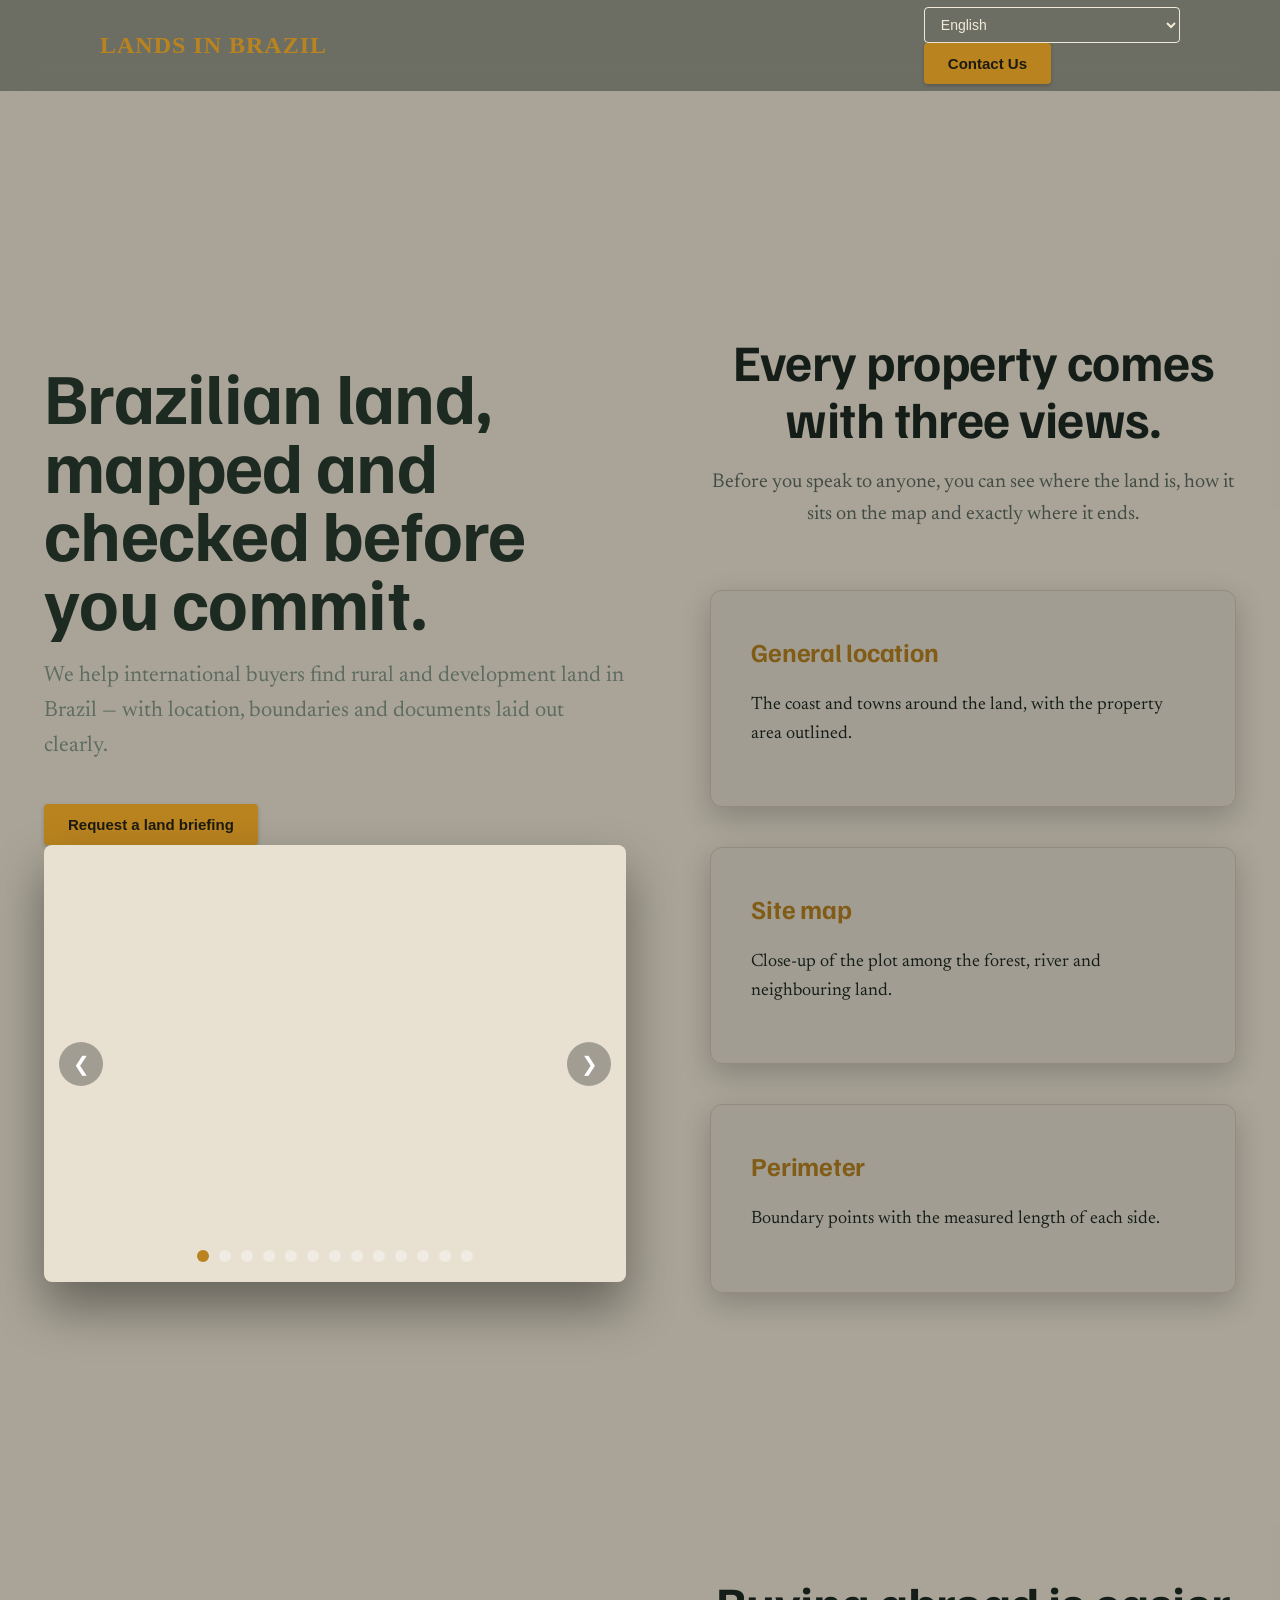
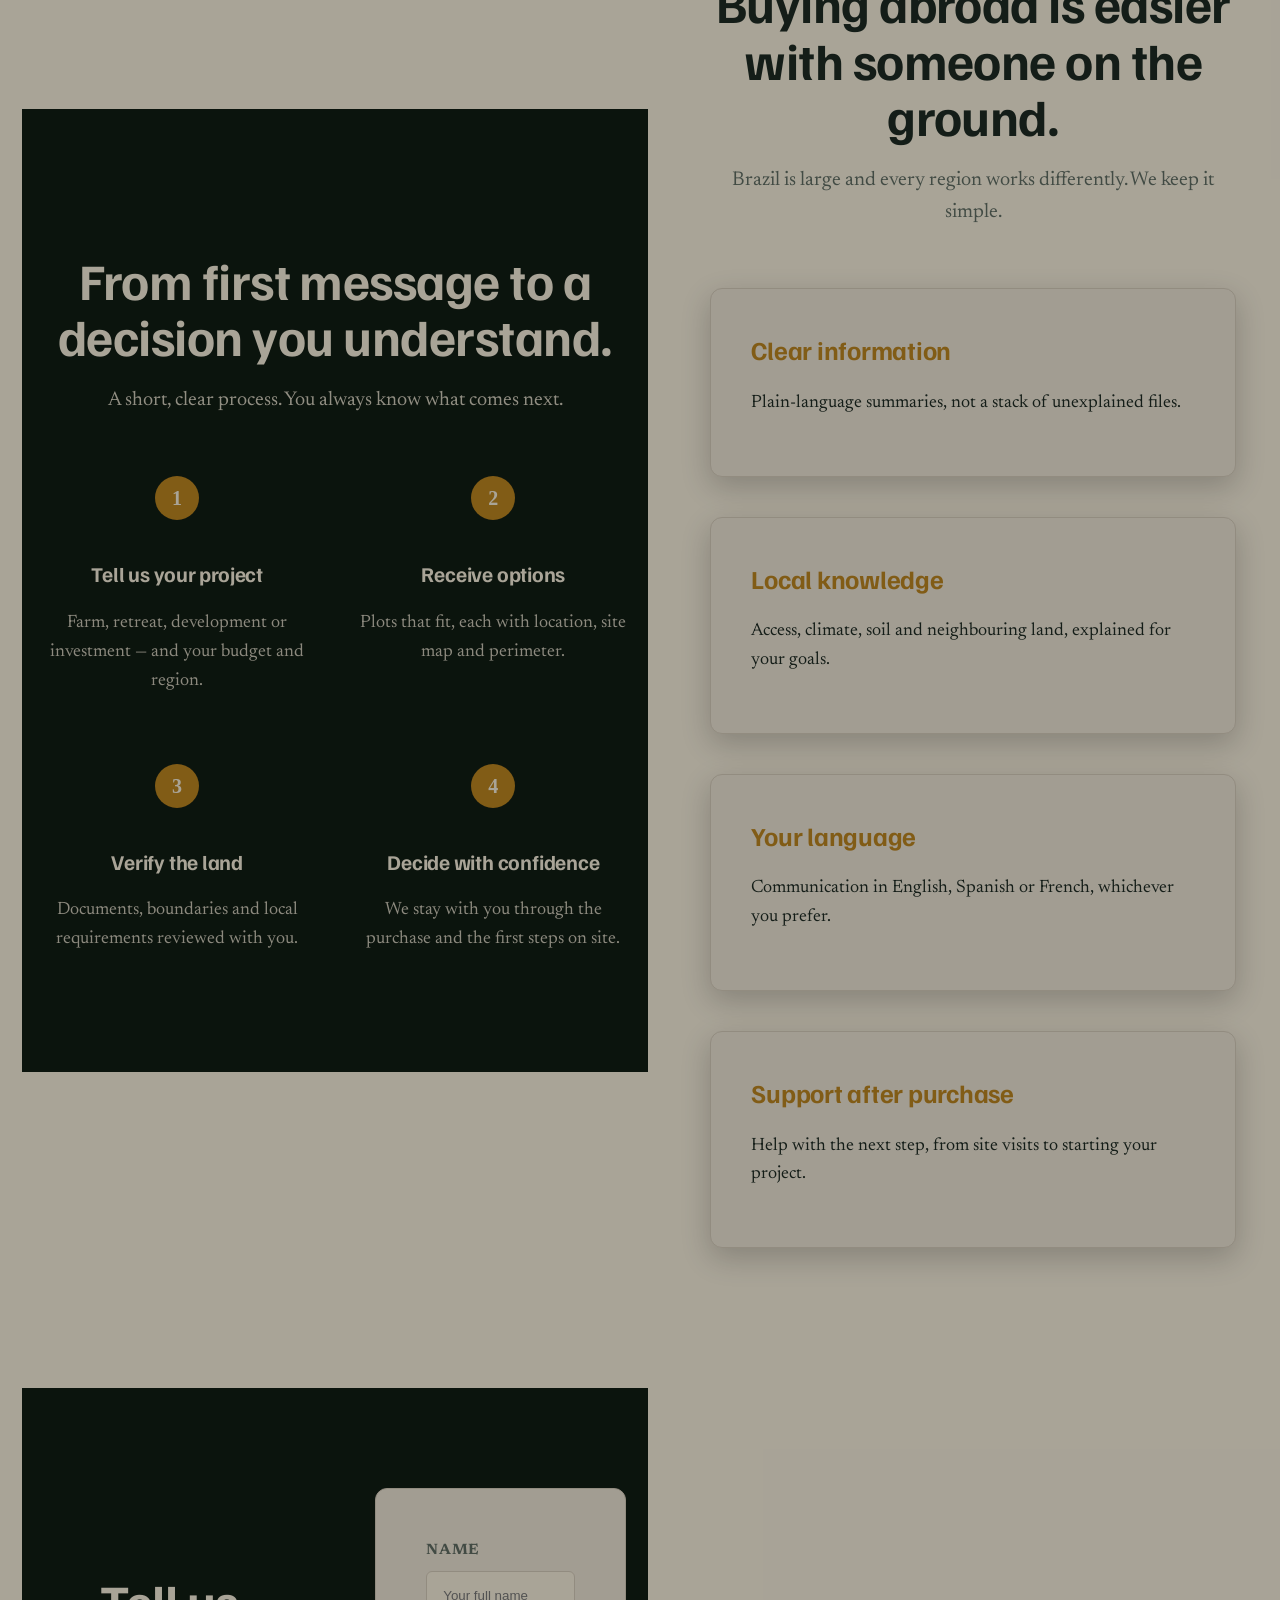
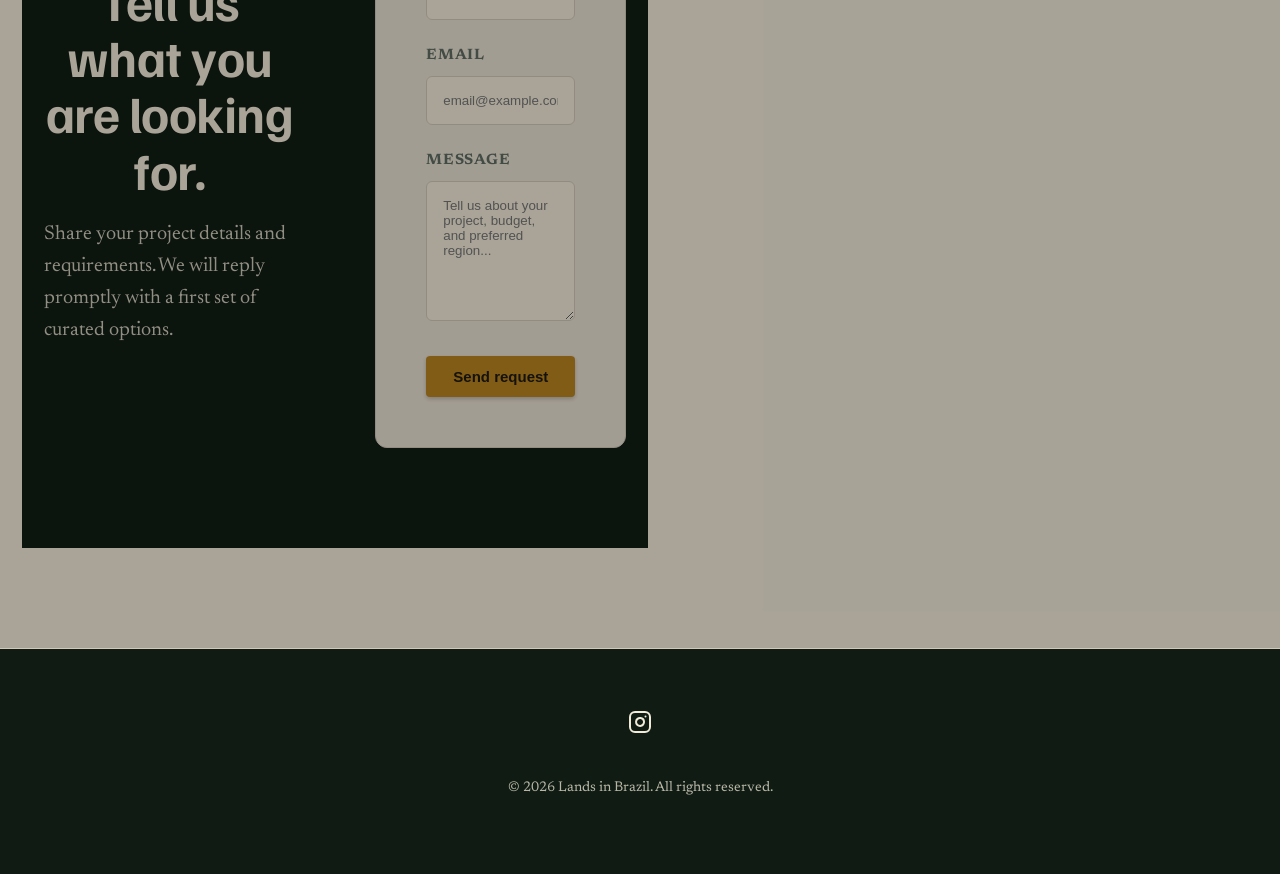
<file: index.html>
<!DOCTYPE html>
<html lang="en">
<head>
    <meta charset="utf-8">
    <meta name="viewport" content="width=device-width, initial-scale=1, viewport-fit=cover">
    <title>Lands in Brazil — Land you can verify before you buy</title>
    <link rel="preconnect" href="https://fonts.googleapis.com">
    <link rel="preconnect" href="https://fonts.gstatic.com" crossorigin>
    <link href="https://fonts.googleapis.com/css2?family=Familjen+Grotesk:ital,wght@0,400..700;1,400..700&family=Newsreader:ital,wght@0,400..800;1,400..800&display=swap" rel="stylesheet">
    <script src="https://www.google.com/recaptcha/api.js?render=6Le0sZksAAAAAN3J6ouJr80iWV5FTGbw1nBLxYXF"></script>
    <style>
        :root {
            --bg: #f1ead8; /* Sophisticated Cream/Beige */
            --ink: #1d2a22; /* Dark Forest */
            --muted: #5e6b61; /* Darker muted green */
            --forest: #101c13; /* Even darker green */
            --gold: #b9831f; /* Gold accent */
            --line: #d1c8b7; /* Lighter line for cream background */
            --card: #e8e0d1; /* Slightly darker cream for cards */
            --on-forest: #f1ead8;
            --transition: all .6s cubic-bezier(.16,1,.3,1);
        }
        html { scroll-behavior: smooth; }
        body { margin: 0; background: var(--bg); color: var(--ink); font: 18px/1.6 "Newsreader", serif; }
        h1, h2, h3, .sans { font-family: "Familjen Grotesk", sans-serif; letter-spacing: -0.01em; }
        a { color: inherit; text-decoration: none; transition: var(--transition); }
        .wrap { max-width: 1080px; margin: 0 auto; padding: 0 22px; }

        /* Header Premium */
        header {
            position: sticky;
            top: 0;
            z-index: 10;
            background: rgba(20, 28, 23, 0.6);
            backdrop-filter: blur(15px);
            border-bottom: 1px solid transparent;
            padding: 15px 0;
            transition: var(--transition);
        }
        header.scrolled {
            background: rgba(20, 28, 23, 0.98);
            border-bottom-color: var(--line);
        }
        header, header nav { color: var(--on-forest); }
        header .wrap {
            display: flex;
            justify-content: space-between;
            align-items: center;
            height: 60px;
        }
        .logo {
            font: 700 24px "Playfair Display", serif;
            letter-spacing: 1px;
            text-transform: uppercase;
            color: var(--gold);
            text-decoration: none;
        }
        .logo:hover { color: var(--ink); }

        /* Language Selector Styling */
        #language-selector {
            background: transparent;
            color: var(--on-forest);
            border: 1px solid var(--on-forest);
            padding: 8px 12px;
            border-radius: 4px;
            font-family: "Lato", sans-serif;
            font-size: 14px;
            cursor: pointer;
            margin-right: 15px;
            transition: var(--transition);
            outline: none;
        }
        #language-selector:hover { border-color: var(--gold); }
        #language-selector option { background: var(--forest); color: var(--on-forest); }

        .btn {
            display: inline-block;
            background: var(--gold);
            color: #1d1a10;
            font: 700 15px "Lato", sans-serif;
            padding: 12px 24px;
            border-radius: 4px;
            text-decoration: none;
            border: 0;
            cursor: pointer;
            transition: var(--transition);
            box-shadow: 0 2px 4px rgba(0,0,0,0.2);
        }
        .btn:hover {
            background: #b88d37;
            transform: translateY(-2px);
            box-shadow: 0 4px 10px rgba(0,0,0,0.3);
        }

        /* Animações de Scroll Refinadas */
        .reveal-up, .reveal-left, .reveal-right {
            opacity: 1; /* Alterado de 0 para 1 para garantir visibilidade */
            transition: opacity 0.7s cubic-bezier(.16,1,.3,1), transform 0.7s cubic-bezier(.16,1,.3,1);
        }
        .reveal-up { transform: translateY(0); } /* Alterado para 0 */
        .reveal-left { transform: translateX(0); } /* Alterado para 0 */
        .reveal-right { transform: translateX(0); } /* Alterado para 0 */

        .reveal-up.visible, .reveal-left.visible, .reveal-right.visible {
            opacity: 1;
            transform: translate(0, 0);
        }

        /* Hero Section */
        .hero {
            display: grid;
            grid-template-columns: 1.1fr 1fr;
            gap: 40px;
            align-items: center;
            padding: 100px 22px;
            min-height: auto; /* Alterado para auto */
            position: relative;
            overflow: visible; /* Alterado de hidden para visible */
        }
        .hero::before {
            content: '';
            position: absolute;
            top: 0; left: 0; right: 0; bottom: 0;
            background: rgba(0,0,0,0.3);
            z-index: 1;
        }
        .hero-video-bg {
            position: absolute;
            top: 50%; left: 50%;
            width: 100%; height: 100%;
            object-fit: cover;
            transform: translate(-50%, -50%);
            z-index: 0;
        }
        .hero > div { z-index: 2; }
        h1 { font-size: clamp(48px, 6vw, 72px); line-height: 0.95; margin-bottom: 24px; }
        .lead { font-size: 22px; color: var(--muted); max-width: 32em; margin-bottom: 40px; }

        /* Carousel (Advanced UI) */
        .car {
            position: relative;
            border-radius: 8px;
            overflow: hidden;
            box-shadow: 0 25px 50px rgba(0,0,0,0.4);
            aspect-ratio: 4/3;
            background: var(--card);
        }
        .vp { width: 100%; height: 100%; position: relative; }
        .track {
            display: flex;
            width: 100%;
            height: 100%;
            transition: transform .7s cubic-bezier(.16,1,.3,1);
        }
        .slide { flex: 0 0 100%; height: 100%; }
        .slide img, .slide video { width: 100%; height: 100%; object-fit: cover; }
        .nav {
            position: absolute;
            top: 50%;
            transform: translateY(-50%);
            background: rgba(0,0,0,0.3);
            border: 0;
            padding: 15px;
            cursor: pointer;
            color: white;
            border-radius: 50%;
            width: 44px; height: 44px;
            display: flex; justify-content: center; align-items: center;
            font-size: 20px;
            transition: var(--transition);
            z-index: 5;
        }
        .nav:hover { background: var(--gold); color: var(--bg); }
        .prev { left: 15px; }
        .next { right: 15px; }
        .dots {
            position: absolute;
            bottom: 20px;
            left: 50%;
            transform: translateX(-50%);
            display: flex;
            gap: 10px;
            z-index: 5;
        }
        .dots button {
            width: 12px;
            height: 12px;
            border-radius: 50%;
            background: rgba(255,255,255,0.4);
            border: 0;
            cursor: pointer;
            transition: var(--transition);
            padding: 0;
        }
        .dots button[aria-current="true"] { background: var(--gold); }
        .dots button:hover { background: rgba(255,255,255,0.8); }

        /* Seções de Conteúdo */
        section { padding: 100px 0; }
        section.band { background: var(--forest); color: var(--on-forest); }
        section.band h2 { color: var(--on-forest); }
        section.band p.sub { color: var(--on-forest); opacity: .85; }
        section.band .steps h3 { color: var(--on-forest); }
        section.band .steps p { color: var(--on-forest); opacity: .82; }
        h2 { font-size: clamp(36px, 4vw, 54px); line-height: 1.1; margin-bottom: 20px; text-align: center; color: var(--ink); }
        p.sub { font-size: 20px; color: var(--muted); max-width: 42em; margin: 0 auto 60px auto; text-align: center; }

        .grid3 {
            display: grid;
            grid-template-columns: repeat(auto-fit, minmax(280px, 1fr));
            gap: 40px;
        }
        .card {
            background: var(--card);
            padding: 40px;
            border-radius: 12px;
            border: 1px solid var(--line);
            box-shadow: 0 10px 30px rgba(0,0,0,0.2);
            transition: var(--transition);
        }
        .card:hover { transform: translateY(-8px); border-color: var(--gold); box-shadow: 0 20px 40px rgba(0,0,0,0.3); }
        .card h3 { font-size: 26px; margin-top: 0; color: var(--gold); margin-bottom: 15px; }

        .steps {
            display: grid;
            grid-template-columns: repeat(auto-fit, minmax(240px, 1fr));
            gap: 50px;
            counter-reset: step-counter;
        }
        .steps > div {
            position: relative;
            padding-top: 60px;
            text-align: center;
        }
        .steps > div::before {
            content: counter(step-counter);
            counter-increment: step-counter;
            position: absolute;
            left: 50%;
            top: 0;
            transform: translateX(-50%);
            background: var(--gold);
            color: var(--bg);
            border-radius: 50%;
            width: 44px;
            height: 44px;
            display: flex;
            justify-content: center;
            align-items: center;
            font-family: "Playfair Display", serif;
            font-weight: 700;
            font-size: 20px;
        }
        .steps h3 { margin-bottom: 10px; }

        .facts {
            display: grid;
            grid-template-columns: repeat(auto-fit, minmax(280px, 1fr));
            gap: 40px;
        }

        /* Form Estilo Premium */
        .contact {
            display: grid;
            grid-template-columns: 1fr 1fr;
            gap: 80px;
            align-items: center;
        }
        form {
            display: grid;
            gap: 24px;
            background: var(--card);
            padding: 50px;
            border-radius: 12px;
            border: 1px solid var(--line);
        }
        label {
            display: block;
            font-size: 15px;
            font-weight: 700;
            text-transform: uppercase;
            letter-spacing: 0.05em;
            color: var(--muted);
            margin-bottom: 8px;
        }
        input, textarea, select {
            width: 100%;
            padding: 16px;
            background: var(--bg);
            border: 1px solid var(--line);
            color: var(--ink);
            transition: var(--transition);
            border-radius: 6px;
            font-family: "Lato", sans-serif;
            box-sizing: border-box;
        }
        input:focus, textarea:focus { outline: none; border-color: var(--gold); box-shadow: 0 0 0 3px rgba(217, 164, 65, 0.2); }
        textarea { min-height: 140px; resize: vertical; }

        /* Footer */
        footer {
            background: var(--forest);
            color: var(--on-forest);
            padding: 60px 0;
            text-align: center;
            border-top: 1px solid var(--line);
        }
        .social {
            display: flex;
            justify-content: center;
            gap: 20px;
            margin-bottom: 30px;
        }
        .social a {
            color: var(--on-forest);
            font-size: 24px;
            transition: var(--transition);
        }
        .social a:hover { color: var(--gold); transform: translateY(-3px); }
        .copyright { color: var(--on-forest); opacity: .75; font-size: 14px; }

        @media (max-width: 900px) {
            .hero { grid-template-columns: 1fr; padding: 60px 22px; text-align: center; }
            .hero > div:last-child { order: -1; margin-bottom: 40px; }
            .lead { margin-left: auto; margin-right: auto; }
            .contact { grid-template-columns: 1fr; gap: 40px; }
            h2, p.sub { text-align: left; }
            p.sub { margin-left: 0; }
        }
        @media (max-width: 600px) {
            .hero { min-height: 50vh; padding: 20px 16px; }
            .car { aspect-ratio: 16/9; margin-top: 20px; }
        }
        @media (max-width: 480px) {
            .wrap { padding: 0 16px; }
            section { padding: 70px 0; }
            form { padding: 30px 20px; }
        }
    </style>
</head>
<body>
    <header>
        <div class="wrap">
            <a class="logo" href="#top">Lands in Brazil</a>
            <nav>
                <select id="language-selector">
                    <option value="en">English</option>
                    <option value="pt">Português</option>
                    <option value="fr">Français</option>
                    <option value="es">Español</option>
                </select>
                <a class="btn" href="#contact" data-i18n="contact-btn">Contact Us</a>
            </nav>
        </div>
    </header>

    <main id="top">
        <section class="hero reveal-up">
            <video autoplay muted loop playsinline class="hero-video-bg">
                <source src="./web/VINICIUS.mp4" type="video/mp4">
            </video>
            <div class="wrap">
                <div class="reveal-left">
                    <h1 data-i18n="hero-h1">Brazilian land, mapped and checked before you commit.</h1>
                    <p class="lead" data-i18n="hero-lead">We help international buyers find rural and development land in Brazil — with location, boundaries and documents laid out clearly.</p>
                    <a class="btn" href="#contact" data-i18n="hero-btn">Request a land briefing</a>
                </div>
                <div class="car reveal-right" role="region" aria-label="Property images" tabindex="0">
                    <div class="vp">
                <div class="track">
                    <div class="slide"><video autoplay muted loop playsinline src="./web/VINICIUS.mp4"></video></div>
                    <div class="slide"><img src="./web/img/Localizaciongeneral.webp" alt="Detailed map of the property's general location"></div>
                    <div class="slide"><img src="./web/img/Mapaemplazamiento.webp" alt="Close-up map of the property site"></div>
                    <div class="slide"><img src="./web/img/Perimetro.webp" alt="Map showing the property's perimeter boundaries"></div>
                    <div class="slide"><img src="./web/img/WhatsApp Image 2026-11-14 at 17.45.50.jpeg" alt="Land property gallery image"></div>
                    <div class="slide"><img src="./web/img/WhatsApp Image 2026-11-14 at 17.45.51 (1).jpeg" alt="Land property gallery image"></div>
                    <div class="slide"><img src="./web/img/WhatsApp Image 2026-11-14 at 17.45.51 (2).jpeg" alt="Land property gallery image"></div>
                    <div class="slide"><img src="./web/img/WhatsApp Image 2026-11-14 at 17.45.51 (3).jpeg" alt="Land property gallery image"></div>
                    <div class="slide"><img src="./web/img/WhatsApp Image 2026-11-14 at 17.45.51.jpeg" alt="Land property gallery image"></div>
                </div>
                <button class="nav prev" aria-label="Previous image" onclick="go(-1)">&#10094;</button>
                <button class="nav next" aria-label="Next image" onclick="go(1)">&#10095;</button>
            </div>
            <div class="dots">
                <button aria-current="true"></button><button></button><button></button><button></button><button></button><button></button><button></button><button></button><button></button><button></button><button></button><button></button><button></button>
            </div>
        </div>
    </div>

        <section class="reveal-up">
            <div class="wrap">
                <h2 data-i18n="h2-views">Every property comes with three views.</h2>
                <p class="sub" data-i18n="p-views-sub">Before you speak to anyone, you can see where the land is, how it sits on the map and exactly where it ends.</p>
                <div class="grid3">
                    <div class="card reveal-up">
                        <h3 data-i18n="card1-h3">General location</h3>
                        <p data-i18n="card1-p">The coast and towns around the land, with the property area outlined.</p>
                    </div>
                    <div class="card reveal-up" style="transition-delay: 0.1s;">
                        <h3 data-i18n="card2-h3">Site map</h3>
                        <p data-i18n="card2-p">Close-up of the plot among the forest, river and neighbouring land.</p>
                    </div>
                    <div class="card reveal-up" style="transition-delay: 0.2s;">
                        <h3 data-i18n="card3-h3">Perimeter</h3>
                        <p data-i18n="card3-p">Boundary points with the measured length of each side.</p>
                    </div>
                </div>
            </div>
        </section>

        <section class="band reveal-up">
            <div class="wrap">
                <h2 data-i18n="h2-process">From first message to a decision you understand.</h2>
                <p class="sub" data-i18n="p-process-sub">A short, clear process. You always know what comes next.</p>
                <div class="steps">
                    <div class="reveal-up">
                        <h3 data-i18n="step1-h3">Tell us your project</h3>
                        <p data-i18n="step1-p">Farm, retreat, development or investment — and your budget and region.</p>
                    </div>
                    <div class="reveal-up" style="transition-delay: 0.1s;">
                        <h3 data-i18n="step2-h3">Receive options</h3>
                        <p data-i18n="step2-p">Plots that fit, each with location, site map and perimeter.</p>
                    </div>
                    <div class="reveal-up" style="transition-delay: 0.2s;">
                        <h3 data-i18n="step3-h3">Verify the land</h3>
                        <p data-i18n="step3-p">Documents, boundaries and local requirements reviewed with you.</p>
                    </div>
                    <div class="reveal-up" style="transition-delay: 0.3s;">
                        <h3 data-i18n="step4-h3">Decide with confidence</h3>
                        <p data-i18n="step4-p">We stay with you through the purchase and the first steps on site.</p>
                    </div>
                </div>
            </div>
        </section>

        <section class="reveal-up">
            <div class="wrap">
                <h2 data-i18n="h2-why">Buying abroad is easier with someone on the ground.</h2>
                <p class="sub" data-i18n="p-why-sub">Brazil is large and every region works differently. We keep it simple.</p>
                <div class="facts grid3">
                    <div class="card reveal-up">
                        <h3 data-i18n="fact1-h3">Clear information</h3>
                        <p data-i18n="fact1-p">Plain-language summaries, not a stack of unexplained files.</p>
                    </div>
                    <div class="card reveal-up" style="transition-delay: 0.1s;">
                        <h3 data-i18n="fact2-h3">Local knowledge</h3>
                        <p data-i18n="fact2-p">Access, climate, soil and neighbouring land, explained for your goals.</p>
                    </div>
                    <div class="card reveal-up" style="transition-delay: 0.2s;">
                        <h3 data-i18n="fact3-h3">Your language</h3>
                        <p data-i18n="fact3-p">Communication in English, Spanish or French, whichever you prefer.</p>
                    </div>
                    <div class="card reveal-up" style="transition-delay: 0.3s;">
                        <h3 data-i18n="fact4-h3">Support after purchase</h3>
                        <p data-i18n="fact4-p">Help with the next step, from site visits to starting your project.</p>
                    </div>
                </div>
            </div>
        </section>

        <section id="contact" class="band reveal-up">
            <div class="wrap contact">
                <div class="reveal-left">
                    <h2 data-i18n="h2-contact">Tell us what you are looking for.</h2>
                    <p class="sub" style="text-align: left;" data-i18n="p-contact-sub">Share your project details and requirements. We will reply promptly with a first set of curated options.</p>
                </div>
                <form id="form-consulta" class="reveal-right">
                    <input type="hidden" id="g-recaptcha-response" name="g-recaptcha-response">
                    <div>
                        <label for="nombre" data-i18n="label-name">Name</label>
                        <input type="text" name="nombre" id="nombre" placeholder="Your full name" required>
                    </div>
                    <div>
                        <label for="email" data-i18n="label-email">Email</label>
                        <input type="email" name="email" id="email" placeholder="email@example.com" required>
                    </div>
                    <div>
                        <label for="mensaje" data-i18n="label-message">Message</label>
                        <textarea name="mensaje" id="mensaje" placeholder="Tell us about your project, budget, and preferred region..."></textarea>
                    </div>
                    <button type="button" class="btn" id="btn" onclick="enviarFormulario()" data-i18n="send-btn">Send request</button>
                    <div id="ok" style="display:none;margin-top:20px;color:var(--gold);font-weight:700;text-align:center;" data-i18n="success-msg">Thank you! Your request has been sent.</div>
                </form>
            </div>
        </section>
    </main>

    <footer>
        <div class="wrap">
            <div class="social">
                <a href="https://www.instagram.com/landsinbrazil/" target="_blank" aria-label="Instagram">
                    <svg xmlns="http://www.w3.org/2000/svg" width="24" height="24" viewBox="0 0 24 24" fill="none" stroke="currentColor" stroke-width="2" stroke-linecap="round" stroke-linejoin="round"><rect x="2" y="2" width="20" height="20" rx="5" ry="5"></rect><path d="M16 11.37A4 4 0 1 1 12.63 8 4 4 0 0 1 16 11.37z"></path><line x1="17.5" y1="6.5" x2="17.51" y2="6.5"></line></svg>
                </a>
            </div>
            <p class="copyright">© 2026 Lands in Brazil. All rights reserved.</p>
        </div>
    </footer>

    <script>
        const translations = {
            'en': {
                'hero-h1': 'Brazilian land, mapped and checked before you commit.',
                'hero-lead': 'We help international buyers find rural and development land in Brazil — with location, boundaries and documents laid out clearly.',
                'hero-btn': 'Request a land briefing',
                'contact-btn': 'Contact Us',
                'h2-views': 'Every property comes with three views.',
                'p-views-sub': 'Before you speak to anyone, you can see where the land is, how it sits on the map and exactly where it ends.',
                'card1-h3': 'General location', 'card1-p': 'The coast and towns around the land, with the property area outlined.',
                'card2-h3': 'Site map', 'card2-p': 'Close-up of the plot among the forest, river and neighbouring land.',
                'card3-h3': 'Perimeter', 'card3-p': 'Boundary points with the measured length of each side.',
                'h2-process': 'From first message to a decision you understand.',
                'p-process-sub': 'A short, clear process. You always know what comes next.',
                'step1-h3': 'Tell us your project', 'step1-p': 'Farm, retreat, development or investment — and your budget and region.',
                'step2-h3': 'Receive options', 'step2-p': 'Plots that fit, each with location, site map and perimeter.',
                'step3-h3': 'Verify the land', 'step3-p': 'Documents, boundaries and local requirements reviewed with you.',
                'step4-h3': 'Decide with confidence', 'step4-p': 'We stay with you through the purchase and the first steps on site.',
                'h2-why': 'Buying abroad is easier with someone on the ground.',
                'p-why-sub': 'Brazil is large and every region works differently. We keep it simple.',
                'fact1-h3': 'Clear information', 'fact1-p': 'Plain-language summaries, not a stack of unexplained files.',
                'fact2-h3': 'Local knowledge', 'fact2-p': 'Access, climate, soil and neighbouring land, explained for your goals.',
                'fact3-h3': 'Your language', 'fact3-p': 'Communication in English, Spanish or French, whichever you prefer.',
                'fact4-h3': 'Support after purchase', 'fact4-p': 'Help with the next step, from site visits to starting your project.',
                'h2-contact': 'Tell us what you are looking for.',
                'p-contact-sub': 'Share your project details and requirements. We will reply promptly with a first set of curated options.',
                'label-name': 'Name', 'label-email': 'Email', 'label-message': 'Message',
                'send-btn': 'Send request', 'success-msg': 'Thank you! Your request has been sent.'
            },
            'pt': {
                'hero-h1': 'Terrenos no Brasil, mapeados e verificados antes de você comprar.',
                'hero-lead': 'Ajudamos compradores internacionais a encontrar terras rurais e para desenvolvimento no Brasil — com localização, limites e documentos claramente apresentados.',
                'hero-btn': 'Solicite uma consultoria',
                'contact-btn': 'Contate-nos',
                'h2-views': 'Cada propriedade vem com três visões.',
                'p-views-sub': 'Antes de falar com alguém, você pode ver onde a terra está, como ela se situa no mapa e exatamente onde termina.',
                'card1-h3': 'Localização geral', 'card1-p': 'A costa e as cidades ao redor do terreno, com a área da propriedade delineada.',
                'card2-h3': 'Mapa do local', 'card2-p': 'Vista aproximada do lote entre a floresta, o rio e as terras vizinhas.',
                'card3-h3': 'Perímetro', 'card3-p': 'Pontos de limite com o comprimento medido de cada lado.',
                'h2-process': 'Do primeiro contato a uma decisão que você entende.',
                'p-process-sub': 'Um processo curto e claro. Você sempre sabe o que vem a seguir.',
                'step1-h3': 'Conte-nos seu projeto', 'step1-p': 'Fazenda, retiro, empreendimento ou investimento — seu orçamento e região.',
                'step2-h3': 'Receba opções', 'step2-p': 'Terrenos que se encaixam, cada um com localização, mapa e perímetro.',
                'step3-h3': 'Verifique a terra', 'step3-p': 'Documentos, limites e requisitos locais revisados com você.',
                'step4-h3': 'Decida com confiança', 'step4-p': 'Ficamos com você durante a compra e os primeiros passos no local.',
                'h2-why': 'Comprar no exterior é mais fácil com suporte local.',
                'p-why-sub': 'O Brasil é grande e cada região funciona de forma diferente. Mantemos a simplicidade.',
                'fact1-h3': 'Informação clara', 'fact1-p': 'Resumos em linguagem simples, não uma pilha de arquivos inexplicáveis.',
                'fact2-h3': 'Conhecimento local', 'fact2-p': 'Acesso, clima, solo e terras vizinhas, explicados para seus objetivos.',
                'fact3-h3': 'Seu idioma', 'fact3-p': 'Comunicação em inglês, espanhol ou francês, o que você preferir.',
                'fact4-h3': 'Suporte pós-venda', 'fact4-p': 'Ajuda com o próximo passo, desde visitas ao local até o início do projeto.',
                'h2-contact': 'Diga-nos o que você está procurando.',
                'p-contact-sub': 'Compartilhe os detalhes e requisitos do seu projeto. Responderemos prontamente.',
                'label-name': 'Nome', 'label-email': 'E-mail', 'label-message': 'Mensagem',
                'send-btn': 'Enviar pedido', 'success-msg': 'Obrigado! Seu pedido foi enviado.'
            },
            'fr': {
                'hero-h1': 'Terrains au Brésil, cartographiés et vérifiés avant votre engagement.',
                'hero-lead': 'Nous aidons les acheteurs internationaux à trouver des terres rurales et de développement au Brésil — avec emplacement, limites et documents clairement présentés.',
                'hero-btn': 'Demander une consultation',
                'contact-btn': 'Contactez-nous',
                'h2-views': 'Chaque propriété est accompagnée de trois vues.',
                'p-views-sub': 'Avant de parler à quiconque, vous pouvez voir où se trouve le terrain, comment il se situe sur la carte et exactement où il se termine.',
                'card1-h3': 'Emplacement général', 'card1-p': 'La côte et les villes autour du terrain, avec la zone de la propriété délimitée.',
                'card2-h3': 'Plan du site', 'card2-p': 'Gros plan de la parcelle parmi la forêt, la rivière et les terres voisines.',
                'card3-h3': 'Périmètre', 'card3-p': 'Points limites avec la longueur mesurée de chaque côté.',
                'h2-process': 'Du premier message à une décision que vous comprenez.',
                'p-process-sub': 'Un processus court et clair. Vous savez toujours ce qui vient ensuite.',
                'step1-h3': 'Décrivez votre projet', 'step1-p': 'Ferme, retraite, développement ou investissement — votre budget et région.',
                'step2-h3': 'Recevez des options', 'step2-p': 'Des parcelles qui correspondent, chacune avec emplacement, plan et périmètre.',
                'step3-h3': 'Vérifiez le terrain', 'step3-p': 'Documents, limites et exigences locales examinés avec vous.',
                'step4-h3': 'Décidez en confiance', 'step4-p': 'Nous restons avec vous pendant l\'achat et les premières étapes sur place.',
                'h2-why': 'L\'achat à l\'étranger est plus facile avec quelqu\'un sur place.',
                'p-why-sub': 'Le Brésil est vaste et chaque région fonctionne différemment. Nous restons simples.',
                'fact1-h3': 'Informations claires', 'fact1-p': 'Résumés simples, pas une pile de fichiers inexpliqués.',
                'fact2-h3': 'Savoir-faire local', 'fact2-p': 'Accès, climat, sol et voisinage, expliqués pour vos objectifs.',
                'fact3-h3': 'Votre langue', 'fact3-p': 'Communication en anglais, espagnol ou français, selon votre préférence.',
                'fact4-h3': 'Soutien après l\'achat', 'fact4-p': 'Aide pour l\'étape suivante, des visites de site au début de votre projet.',
                'h2-contact': 'Dites-nous ce que vous recherchez.',
                'p-contact-sub': 'Partagez les détails et exigences de votre projet. Nous répondrons rapidement.',
                'label-name': 'Nom', 'label-email': 'E-mail', 'label-message': 'Message',
                'send-btn': 'Envoyer la demande', 'success-msg': 'Merci ! Votre demande a été envoyée.'
            },
            'es': {
                'hero-h1': 'Tierras en Brasil, mapeadas y verificadas antes de que usted se comprometa.',
                'hero-lead': 'Ayudamos a compradores internacionales a encontrar tierras rurales y para desarrollo en Brasil — con ubicación, límites y documentos claramente presentados.',
                'hero-btn': 'Solicite una consulta',
                'contact-btn': 'Contáctenos',
                'h2-views': 'Cada propiedad viene con tres vistas.',
                'p-views-sub': 'Antes de hablar con alguien, puede ver dónde está la tierra, cómo se sitúa en el mapa y exactamente dónde termina.',
                'card1-h3': 'Ubicación general', 'card1-p': 'La costa y los pueblos alrededor de la tierra, con el área de la propiedad delineada.',
                'card2-h3': 'Mapa del sitio', 'card2-p': 'Primer plano de la parcela entre el bosque, el río y las tierras vecinas.',
                'card3-h3': 'Perímetro', 'card3-p': 'Puntos límite con la longitud medida de cada lado.',
                'h2-process': 'Desde el primer mensaje hasta una decisión que usted comprenda.',
                'p-process-sub': 'Un proceso corto y claro. Siempre sabrá qué viene después.',
                'step1-h3': 'Cuéntenos su proyecto', 'step1-p': 'Granja, retiro, desarrollo o inversión — su presupuesto y región.',
                'step2-h3': 'Reciba opciones', 'step2-p': 'Parcelas que encajen, cada una con ubicación, mapa y perímetro.',
                'step3-h3': 'Verifique la tierra', 'step3-p': 'Documentos, límites y requisitos locales revisados con usted.',
                'step4-h3': 'Decida con confianza', 'step4-p': 'Nos quedamos con usted durante la compra y los primeros pasos en el sitio.',
                'h2-why': 'Comprar en el extranjero es más fácil con alguien en el lugar.',
                'p-why-sub': 'Brasil es grande y cada región funciona de manera diferente. Lo mantenemos simple.',
                'fact1-h3': 'Información clara', 'fact1-p': 'Resúmenes en lenguaje sencillo, no una pila de archivos inexplicables.',
                'fact2-h3': 'Conocimiento local', 'fact2-p': 'Acceso, clima, suelo y tierras vecinas, explicados para sus objetivos.',
                'fact3-h3': 'Su idioma', 'fact3-p': 'Comunicación en inglés, español o francés, según su preferencia.',
                'fact4-h3': 'Soporte post-compra', 'fact4-p': 'Ayuda con el siguiente paso, desde visitas al sitio hasta el inicio de su proyecto.',
                'h2-contact': 'Díganos qué está buscando.',
                'p-contact-sub': 'Comparta los detalles y requisitos de su proyecto. Responderemos prontamente.',
                'label-name': 'Nombre', 'label-email': 'Correo electrónico', 'label-message': 'Mensaje',
                'send-btn': 'Enviar solicitud', 'success-msg': '¡Gracias! Su solicitud ha sido enviada.'
            }
        };

        document.getElementById('language-selector').addEventListener('change', function(e) {
            const lang = e.target.value;
            document.querySelectorAll('[data-i18n]').forEach(el => {
                const key = el.getAttribute('data-i18n');
                if (translations[lang][key]) {
                    el.textContent = translations[lang][key];
                }
            });
            // Update placeholders if needed (optional)
            if (lang === 'pt') {
                document.getElementById('nombre').placeholder = 'Seu nome completo';
                document.getElementById('mensaje').placeholder = 'Conte-nos sobre seu projeto...';
            } else if (lang === 'fr') {
                document.getElementById('nombre').placeholder = 'Votre nom complet';
                document.getElementById('mensaje').placeholder = 'Décrivez votre projet...';
            } else if (lang === 'es') {
                document.getElementById('nombre').placeholder = 'Su nombre completo';
                document.getElementById('mensaje').placeholder = 'Cuéntenos sobre su proyecto...';
            } else {
                document.getElementById('nombre').placeholder = 'Your full name';
                document.getElementById('mensaje').placeholder = 'Tell us about your project...';
            }
        });

        // Scroll Animation Logic with Intersecting Observer
        const observerOptions = { threshold: 0.15, rootMargin: '0px 0px -50px 0px' };
        const observer = new IntersectionObserver((entries) => {
            entries.forEach(entry => {
                if (entry.isIntersecting) {
                    entry.target.classList.add('visible');
                }
            });
        }, observerOptions);

        document.querySelectorAll('.reveal-up, .reveal-left, .reveal-right').forEach(s => observer.observe(s));

        // Header Sticky Effect on Scroll
        window.addEventListener('scroll', () => {
            document.querySelector('header').classList.toggle('scrolled', window.scrollY > 50);
        });

        // Carousel Navigation Logic
        (function(){
            const c = document.querySelector('.car');
            const t = c.querySelector('.track');
            const d = c.querySelectorAll('.dots button');
            let i = 0;
            const n = 9;

            window.go = function(k){
                i = (i + k + n) % n;
                t.style.transform = `translateX(${-100 * i}%)`;
                d.forEach((b, j) => b.setAttribute('aria-current', j === i ? 'true' : 'false'));
            };

            c.querySelector('.prev').onclick = () => go(-1);
            c.querySelector('.next').onclick = () => go(1);
            d.forEach((b, j) => b.onclick = () => go(j - i));
        })();

        // Contact Form Submission with reCAPTCHA
        function enviarFormulario() {
            const f = document.getElementById('form-consulta');
            const b = document.getElementById('btn');
            if(!f.checkValidity()){ f.reportValidity(); return; }

            b.disabled = true;
            b.innerText = "Processing...";

            grecaptcha.ready(function(){
                grecaptcha.execute('6Le0sZksAAAAAN3J6ouJr80iWV5FTGbw1nBLxYXF', {action: 'submit'}).then(function(token){
                    document.getElementById('g-recaptcha-response').value = token;
                    fetch('https://script.google.com/macros/s/AKfycbwZu-Y1sEWtRT65PB57EXzt02TF3ALJSvw_9uFPAxAc4xx1GUsHr7t8PTJ4Onha3c8p/exec', {
                        method: 'POST',
                        body: new FormData(f)
                    })
                    .then(response => {
                        if (response.ok) {
                            document.getElementById('ok').style.display = 'block';
                            f.reset();
                        } else {
                            alert('Something went wrong. Please try again later.');
                        }
                    })
                    .catch(error => {
                        console.error('Error:', error);
                        alert('Could not connect to the server. Please check your internet connection.');
                    })
                    .finally(() => {
                        b.disabled = false;
                        const lang = document.getElementById('language-selector').value;
                        b.innerText = translations[lang]['send-btn'];
                    });
                });
            });
        }
    </script>
</body>
</html>
</file>
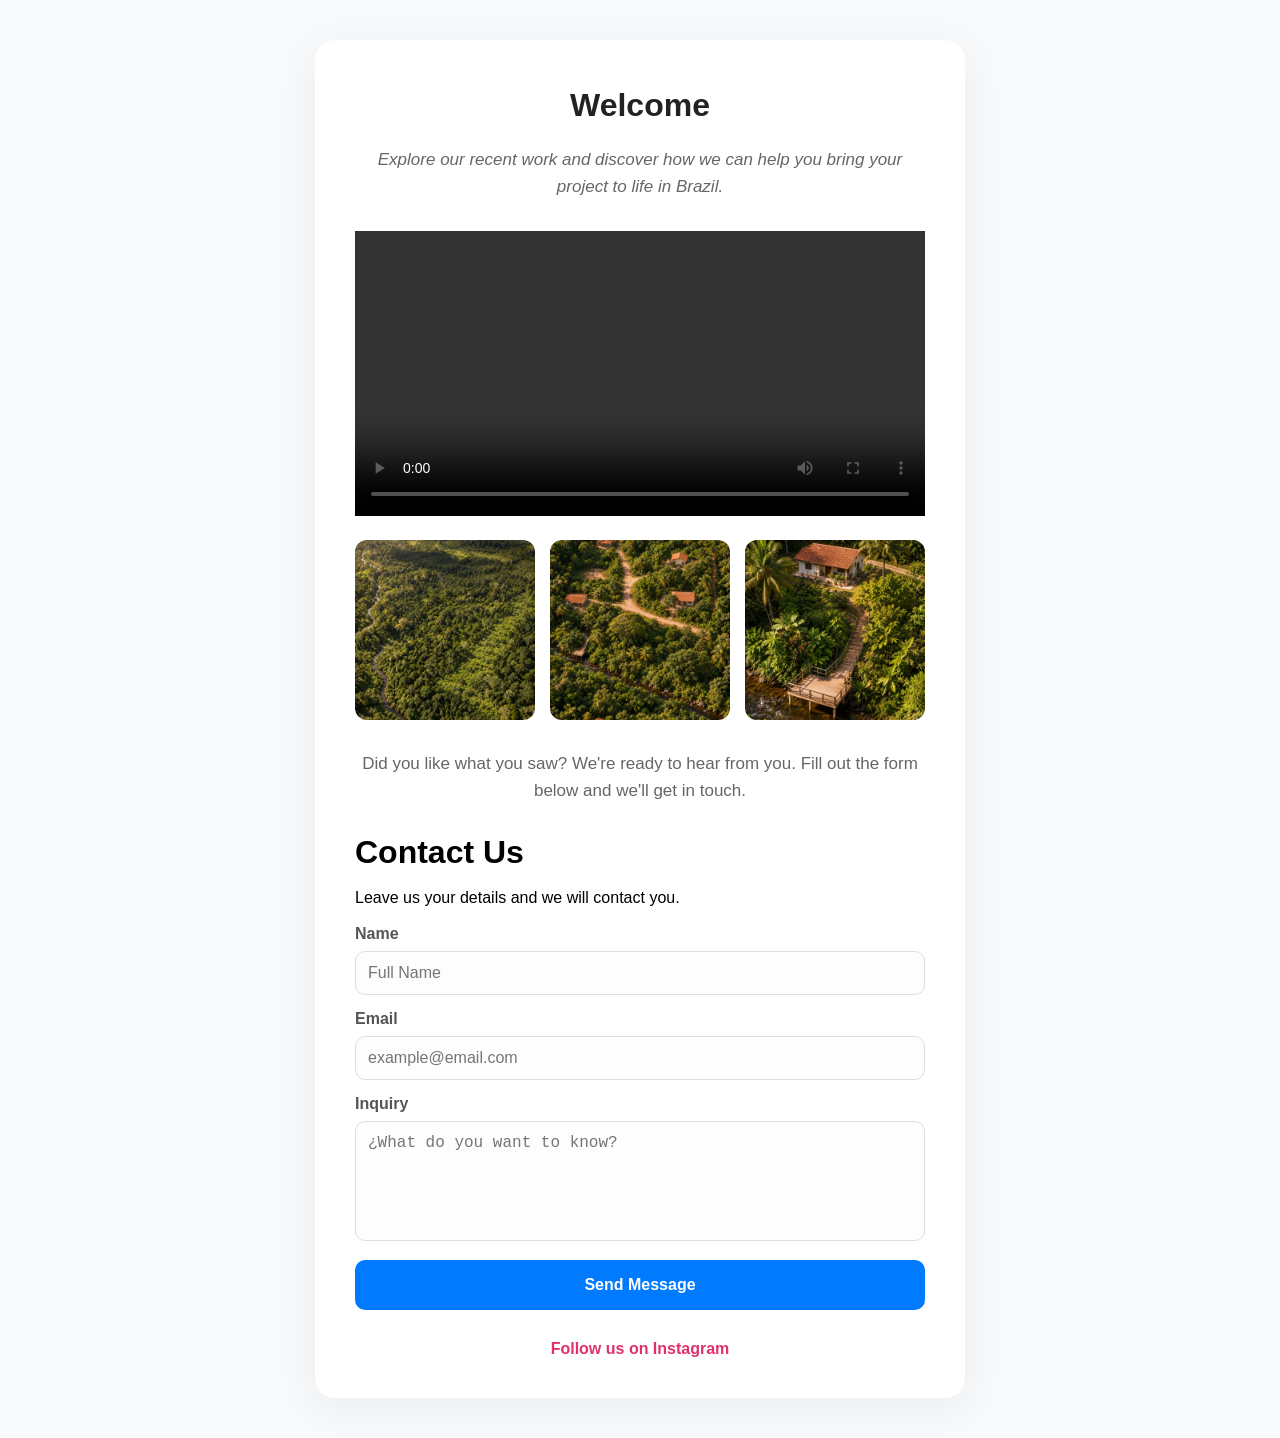
<file: index_old.html>
<!DOCTYPE html>
<html lang="es">
<head>
    <meta charset="UTF-8">
	<meta http-equiv="X-UA-Compatible" content="IE=edge,chrome=1">
    <meta name="viewport" content="width=device-width, initial-scale=1.0">
    <title>Lands in Brazil</title>
	<script>
	  var onloadCallback = function() {
		console.log("grecaptcha is ready!");
	  };
	</script>
    <script src="https://www.google.com/recaptcha/api.js?render=6Le0sZksAAAAAN3J6ouJr80iWV5FTGbw1nBLxYXF" ></script>
	

    <style>
        /* 1. RESET Y BASE */
        * { box-sizing: border-box; margin: 0; padding: 0; }
        body { 
           font-family: 'Segoe UI', sans-serif; 
            background-color: #f8f9fa; 
            display: flex; 
            justify-content: center; 
            padding: 40px 20px; 
        }

        /* 2. CONTENEDOR PRINCIPAL (LANDING) */
        .wrapper {
            width: 100%;
            max-width: 650px; /* Limita el ancho para que no se estire */
            background: white;
            border-radius: 20px;
            overflow: hidden;
            padding: 40px;
            box-shadow: 0 10px 40px rgba(0,0,0,0.05); 
        }

        /* 3. BLOQUES DE TEXTO */
        .seccion-texto { 
            margin-bottom: 30px; 
            text-align: center; 
            line-height: 1.6; 
            color: #444; 
        }
        .seccion-texto h1 { color: #222; margin-bottom: 15px; }
        .seccion-texto p { font-size: 17px; color: #666; }

        /* 4. GALERÍA DE 3 FOTOS (GRID) */
        .galeria { 
            display: grid; 
            grid-template-columns: repeat(3, 1fr); /* 3 columnas iguales */
            gap: 15px; 
            margin-bottom: 30px; 
        }
        .galeria img { 
            width: 100%; 
            height: 180px; 
            object-fit: cover; 
            border-radius: 12px; 
            transition: transform 0.3s;
        }
        .galeria img:hover { transform: scale(1.03); }

        /* 5. FORMULARIO */
        .form-card { 
            background: #ffffff; 
            padding: 25px; 
            border: 1px solid #eee; 
            border-radius: 15px; 
        }
        .form-group { margin-bottom: 15px; }
        label { display: block; margin-bottom: 8px; font-weight: 600; color: #555; }
        input, textarea { 
            width: 100%; 
            padding: 12px; 
            border: 1px solid #ddd; 
            border-radius: 10px; 
            font-size: 16px; 
            background: #fdfdfd;
        }
        textarea { height: 120px; resize: none; }

        /* 6. CAPTCHA Y BOTÓN */
        .g-recaptcha { margin: 20px 0; display: flex; justify-content: center; }
        .btn-enviar { 
            width: 100%; 
            padding: 16px; 
            background-color: #007bff; 
            color: white; 
            border: none; 
            border-radius: 10px; 
            font-size: 16px; 
            font-weight: bold; 
            cursor: pointer; 
            transition: background 0.3s;
        }
        .btn-enviar:hover { background-color: #0056b3; }

        /* 7. INSTAGRAM */
        .insta-link { 
            display: block; 
            text-align: center; 
            margin-top: 30px; 
            color: #e1306c; 
            text-decoration: none; 
            font-weight: bold; 
        }

        /* RESPONSIVO */
        @media (max-width: 550px) {
            .galeria { grid-template-columns: 1fr; } /* 1 foto por fila en celular */
            .galeria img { height: 250px; }
            .wrapper { padding: 25px; }
        }
    </style>
</head>
<body>

<div class="wrapper">
    
    <!-- 1. TEXTO SUPERIOR -->
    <div class="seccion-texto">
        <h1>Welcome</h1>
        <p><em>Explore our recent work and discover how we can help you bring your project to life in Brazil.</em></p>
    </div>

    <!-- 2. VÍDEO -->
    <div style="margin-bottom: 20px;">
        <video width="100%" controls>
            <source src="./web/VINICIUS.mp4" type="video/mp4">
            Seu navegador não suporta vídeos.
        </video>
    </div>

    <!-- 2. GALERÍA DE 3 FOTOS -->
    <div class="galeria">
        <img src="./web/img/WhatsApp Image 2026-11-03 at 17.07.19.jpeg" alt="Foto 1">
        <img src="./web/img/WhatsApp Image 2026-11-03 at 17.07.20 (1).jpeg" alt="Foto 2">
        <img src="./web/img/WhatsApp Image 2026-11-03 at 17.07.20 (2).jpeg" alt="Foto 3">
    </div>

    <!-- 3. TEXTO INTERMEDIO -->
    <div class="seccion-texto">
        <p>Did you like what you saw? We're ready to hear from you. Fill out the form below and we'll get in touch.</p>
    </div>
    <div class="content">
        <h1>Contact Us</h1>
		<p><br></p>
        <p>Leave us your details and we will contact you.</p>
		<p><br></p>
        <form id="form-consulta">
            <div class="form-group">
                <label>Name</label>
                <input type="text" name="nombre" id="nombre" placeholder="Full Name" required minlength="4" 
       title="Please enter at least 4 characters for your name.">
            </div>

            <div class="form-group">
                <label>Email</label>
                <input type="email" name="email" id="email"placeholder="example@email.com" required pattern="^[a-zA-Z0-9._%+\-]+@[a-zA-Z0-9.\-]+\.[a-zA-Z]{2,}$"
				title="Please enter a valid email address (e.g. .com, .net)">
            </div>

            <div class="form-group">
                <label>Inquiry</label>
                <textarea name="mensaje" id="mensaje" placeholder="¿What do you want to know?" required minlength="10" 
       title="Please enter at least 10 characters for your message."></textarea>
            </div>
			<input type="hidden" id="g-recaptcha-response" name="g-recaptcha-response">

            <button type="button" class="btn-enviar" id="btn" onclick="enviarFormulario()" >Send Message</button>
        </form>

        <a href="https://www.instagram.com/landsinbrazil?igsh=dzEzb3FqYTYycXQ3" target="_blank" rel="noopener noreferrer" class="insta-link">
            Follow us on Instagram
        </a>
    </div>
</div>

<script>
   window.onload = function() {
    if (typeof grecaptcha !== 'undefined') {
        
    } else {
        console.error("reCAPTCHA script failed to load from Google!");
    }
};
 </script>

<script>
    // Lógica para enviar a Google Sheets
    const scriptURL = 'https://script.google.com/macros/s/AKfycbwZu-Y1sEWtRT65PB57EXzt02TF3ALJSvw_9uFPAxAc4xx1GUsHr7t8PTJ4Onha3c8p/exec';
	
    function enviarFormulario() {
    const form = document.getElementById('form-consulta');
    const btn = document.getElementById('btn');
	const emailInput = document.getElementById('email');
	// 1. Check if the form is valid according to HTML5 rules (required, pattern, etc.)
    if (!form.checkValidity()) {
        form.reportValidity(); // Shows the error message to the user
        return; // Stops the script here
    }
	// 2. Extra Regex check for the "dot" part
    const emailRegex = /^[^\s@]+@[^\s@]+\.[^\s@]{2,}$/;
    if (!emailRegex.test(emailInput.value)) {
        alert("Please enter a valid email address.");
        return;
    }
	 if (nombre.value.length < 4) {
        alert("The name must be at least 4 characters long.");
        nombre.focus();
        return;
    }

    if (mensaje.value.length < 10) {
        alert("The message must be at least 10 characters long.");
        mensaje.focus();
        return;
    }
  
    btn.disabled = true;
    btn.innerText = "Checking security...";
	
	grecaptcha.ready(function() {
        grecaptcha.execute('6Le0sZksAAAAAN3J6ouJr80iWV5FTGbw1nBLxYXF', {action: 'submit'}).then(function(token) {
        
        console.log("Security Token Generated:", token);
          document.getElementById('g-recaptcha-response').value = token;
            const formData = new FormData(form);
			 
			formData.append('navegador', navigator.userAgent);
			formData.append('idioma', navigator.language);
			formData.append('resolucion', screen.width + 'x' + screen.height);

           fetch(scriptURL, { 
                method: 'POST', 
                body: formData 
            })
            .then(function(res) { 
			return res.text(); 
			})
            .then(function(data) {
				//console.log("Server: " + data);
                alert("Message Received OK");
                form.reset();
            })
            .catch(function(err) {
                console.error("Error:", err);
            })
            .finally(function() {
                btn.disabled = false;
                btn.innerText = "Send Message";
            });
        });
    });
             
    }

</script>

</body>
</html>
</file>
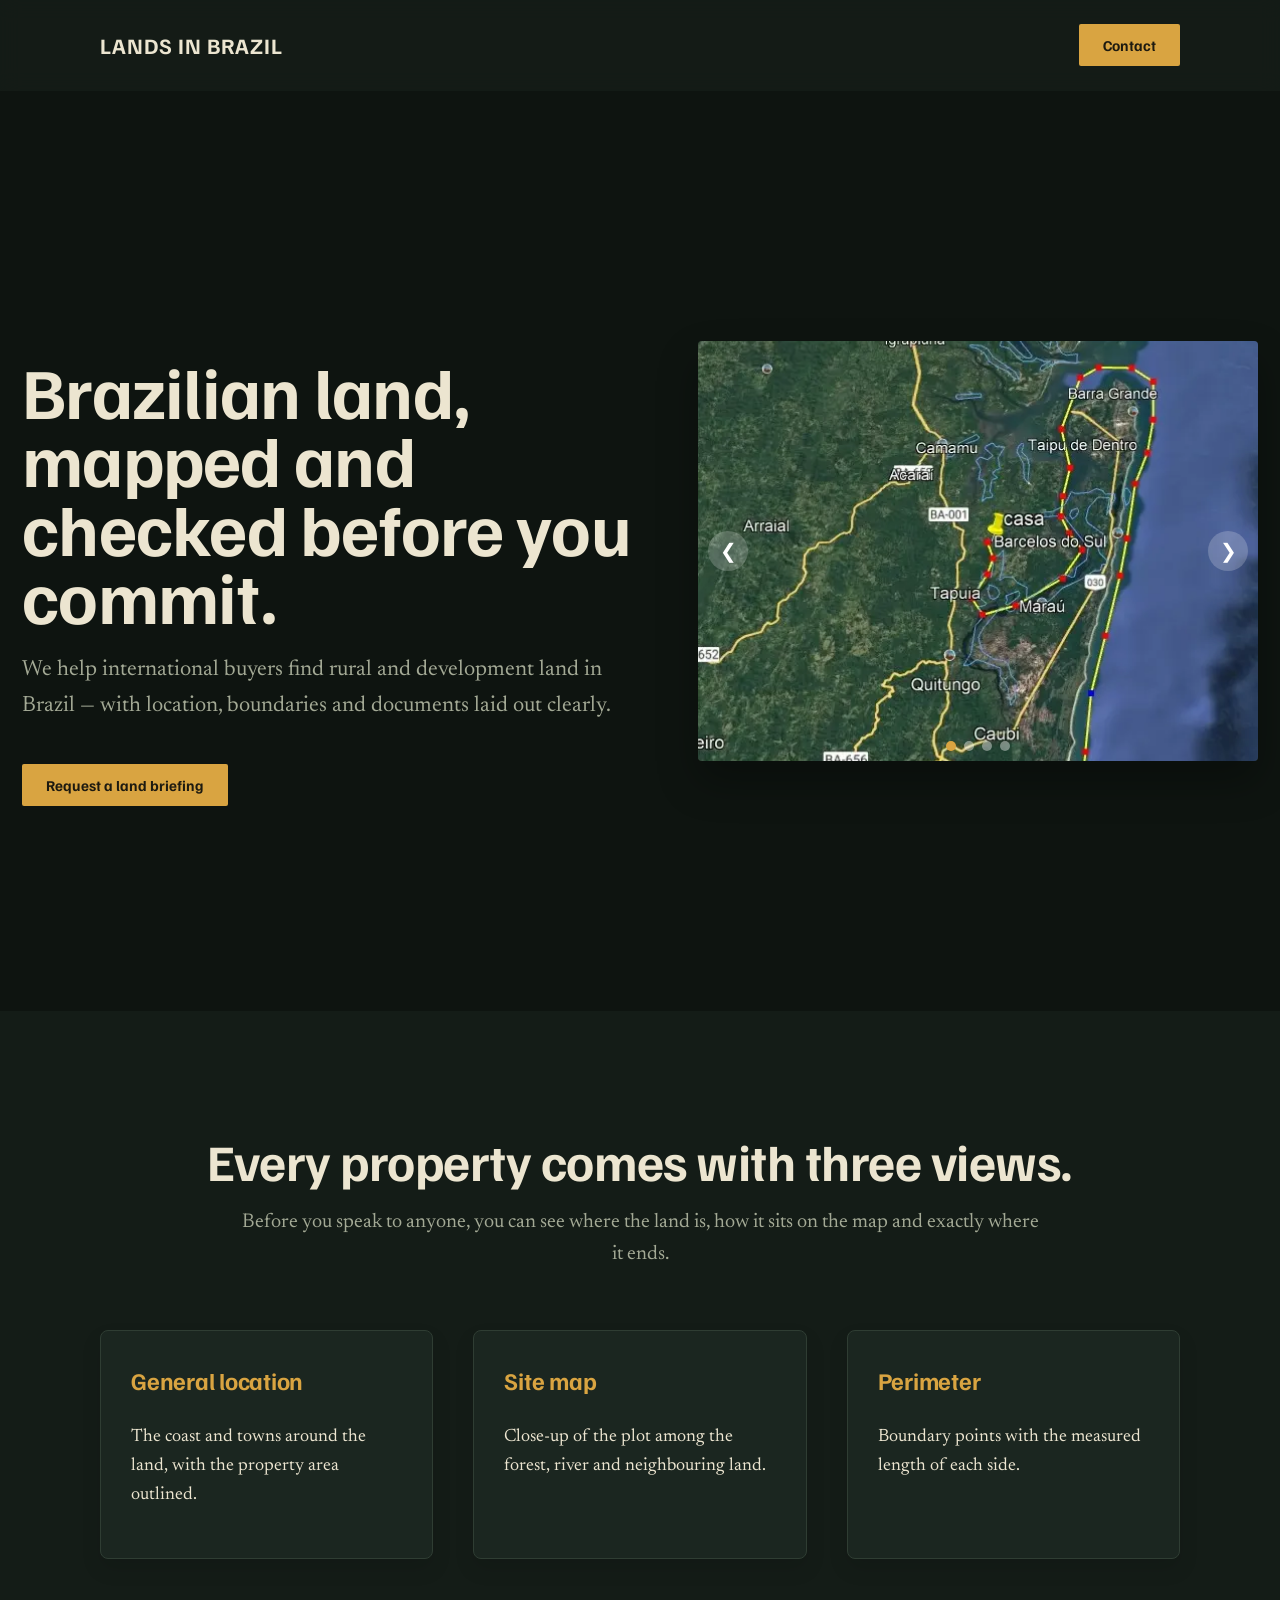
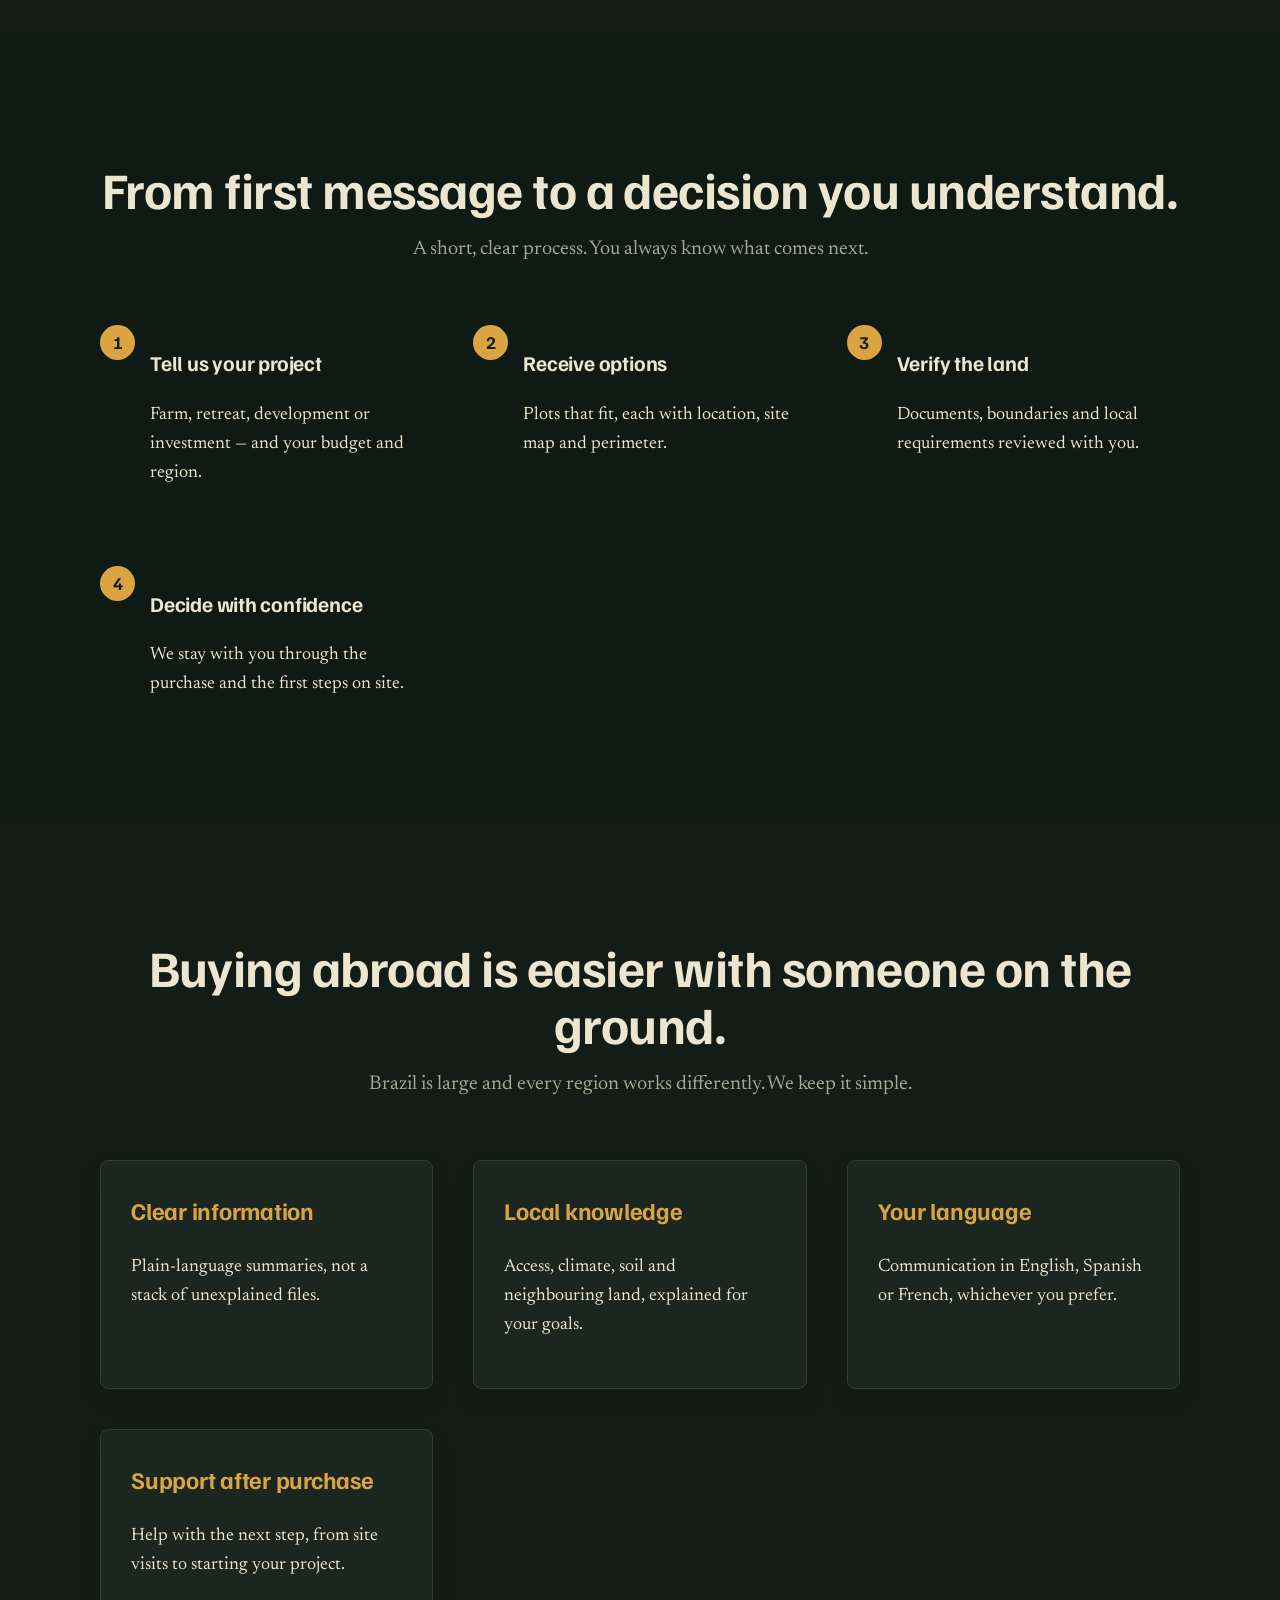
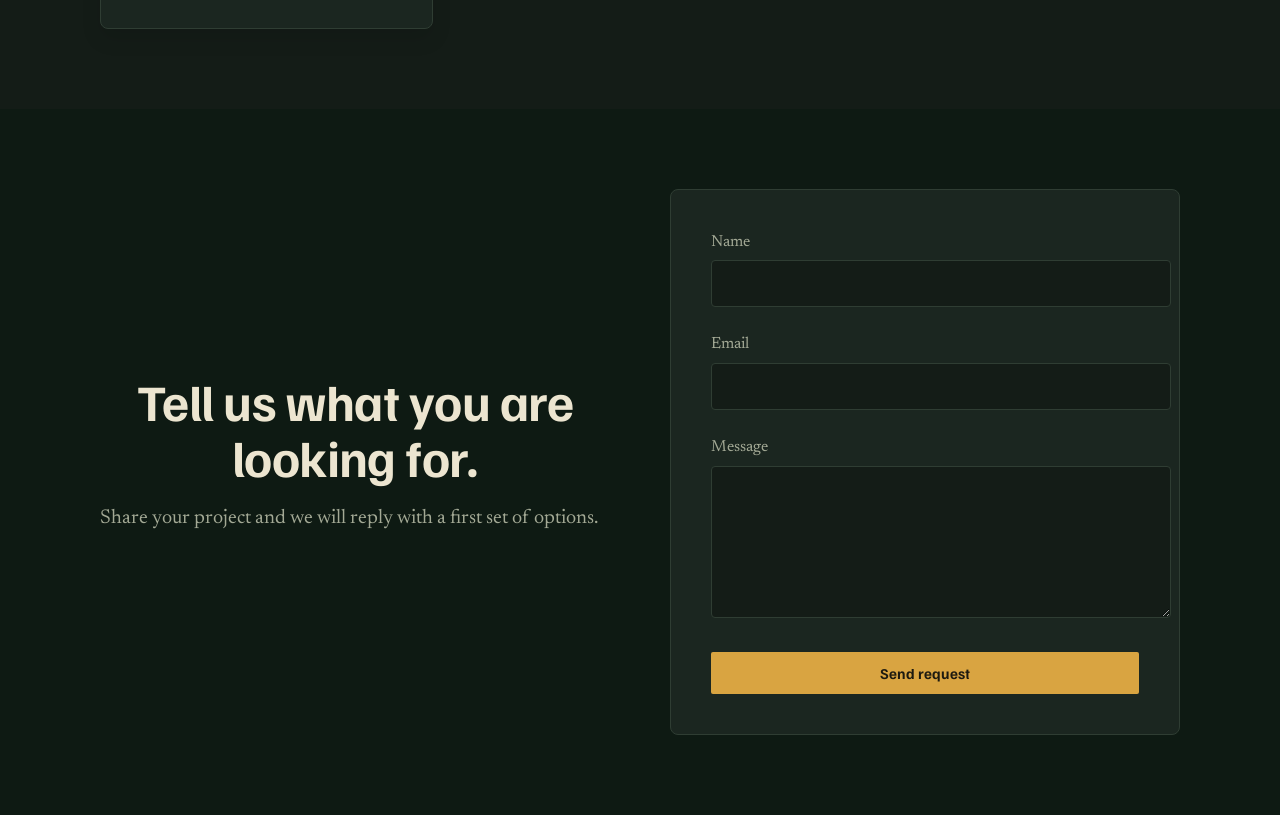
<file: designs/minimalist_dynamic_design_v1.html>
<!DOCTYPE html>
<html lang="en">
<head>
    <meta charset="utf-8">
    <meta name="viewport" content="width=device-width, initial-scale=1, viewport-fit=cover">
    <title>Lands in Brazil - Minimalista Dinâmica</title>
    <link rel="preconnect" href="https://fonts.googleapis.com">
    <link href="https://fonts.googleapis.com/css2?family=Newsreader:opsz,wght@6..72,400;6..72,600&family=Familjen+Grotesk:wght@400;600;700&display=swap" rel="stylesheet">
    <style>
        :root {
            --bg: #141c17; /* Verde Escuro */
            --ink: #ece5d0; /* Off-White */
            --muted: #a3a995; /* Cinza Esverdeado */
            --forest: #0e1a13; /* Verde Ultra Escuro */
            --gold: #d9a441; /* Dourado */
            --line: #2f3d33; /* Cinza Escuro para bordas */
            --card: #1b2620; /* Verde Mais Escuro para cards */
            --on-forest: #ece5d0;
            --transition: all .6s cubic-bezier(.16,1,.3,1);
        }
        html { scroll-behavior: smooth; }
        body { margin: 0; background: var(--bg); color: var(--ink); font: 18px/1.6 "Newsreader", Georgia, serif; }
        h1, h2, h3, .sans { font-family: "Familjen Grotesk", system-ui, sans-serif; letter-spacing: -0.01em; }
        a { color: inherit; text-decoration: none; transition: var(--transition); }
        .wrap { max-width: 1080px; margin: 0 auto; padding: 0 22px; }
        header { position: sticky; top: 0; z-index: 10; background: rgba(20,28,23,0.8); backdrop-filter: blur(10px); border-bottom: 1px solid transparent; padding: 15px 0; transition: var(--transition); }
        header.scrolled { background: rgba(20,28,23,0.98); border-bottom-color: var(--line); }
        header .wrap { display: flex; justify-content: space-between; align-items: center; height: 60px; }
        .logo { font: 700 22px "Familjen Grotesk", sans-serif; letter-spacing: 1px; text-transform: uppercase; }
        .btn { display: inline-block; background: var(--gold); color: #1d1a10; font: 700 15px "Familjen Grotesk", sans-serif; padding: 12px 24px; border-radius: 2px; text-decoration: none; border: 0; cursor: pointer; transition: var(--transition); }
        .btn:hover { background: #b88d37; transform: translateY(-2px); box-shadow: 0 4px 8px rgba(0,0,0,0.2); }

        /* Animações de Revelação (Minimalista Dinâmica) */
        .reveal-up {
            opacity: 0;
            transform: translateY(20px);
            transition: opacity 0.7s cubic-bezier(.16,1,.3,1), transform 0.7s cubic-bezier(.16,1,.3,1);
        }
        .reveal-up.is-visible {
            opacity: 1;
            transform: translateY(0);
        }
        .reveal-left {
            opacity: 0;
            transform: translateX(-20px);
            transition: opacity 0.7s cubic-bezier(.16,1,.3,1), transform 0.7s cubic-bezier(.16,1,.3,1);
        }
        .reveal-left.is-visible {
            opacity: 1;
            transform: translateX(0);
        }
        .reveal-right {
            opacity: 0;
            transform: translateX(20px);
            transition: opacity 0.7s cubic-bezier(.16,1,.3,1), transform 0.7s cubic-bezier(.16,1,.3,1);
        }
        .reveal-right.is-visible {
            opacity: 1;
            transform: translateX(0);
        }

        /* Hero Section */
        .hero {
            display: grid;
            grid-template-columns: 1.1fr 1fr;
            gap: 60px;
            align-items: center;
            padding: 100px 22px;
            min-height: 80vh; /* Ajuste para ter mais altura */
            position: relative;
            overflow: hidden;
        }
        .hero::before {
            content: '';
            position: absolute;
            top: 0; left: 0; right: 0; bottom: 0;
            background: rgba(0,0,0,0.3); /* Overlay escuro para texto */
            z-index: 1;
        }
        .hero-video-bg {
            position: absolute;
            top: 50%; left: 50%;
            width: 100%; height: 100%;
            object-fit: cover;
            transform: translate(-50%, -50%);
            z-index: 0;
        }
        .hero > div { z-index: 2; } /* Conteúdo acima do overlay */
        h1 { font-size: clamp(48px, 6vw, 72px); line-height: 0.95; margin-bottom: 24px; }
        .lead { font-size: 22px; color: var(--muted); max-width: 32em; margin-bottom: 40px; }

        /* Carousel (Adaptado para Versão 1) */
        .car {
            position: relative;
            border-radius: 4px;
            overflow: hidden;
            box-shadow: 0 20px 40px rgba(0,0,0,0.3);
            aspect-ratio: 4/3;
            background: var(--card);
        }
        .vp { width: 100%; height: 100%; }
        .track { display: flex; width: 100%; height: 100%; transition: transform .6s cubic-bezier(.16,1,.3,1); }
        .slide { flex: 0 0 100%; height: 100%; }
        .slide img, .slide video { width: 100%; height: 100%; object-fit: cover; }
        .nav {
            position: absolute;
            top: 50%;
            transform: translateY(-50%);
            background: rgba(255,255,255,0.2);
            border: 0;
            padding: 15px;
            cursor: pointer;
            color: white;
            border-radius: 50%; /* Botões circulares */
            width: 40px; height: 40px; /* Tamanho fixo */
            display: flex; justify-content: center; align-items: center;
            font-size: 20px;
            transition: var(--transition);
        }
        .nav:hover { background: var(--gold); color: var(--bg); }
        .prev { left: 10px; }
        .next { right: 10px; }
        .dots {
            position: absolute;
            bottom: 10px;
            left: 50%;
            transform: translateX(-50%);
            display: flex;
            gap: 8px;
        }
        .dots button {
            width: 10px;
            height: 10px;
            border-radius: 50%;
            background: rgba(255,255,255,0.4);
            border: 0;
            cursor: pointer;
            transition: var(--transition);
            padding: 0;
        }
        .dots button[aria-current="true"] { background: var(--gold); }
        .dots button:hover { background: rgba(255,255,255,0.8); }

        /* Seções de Conteúdo */
        section { padding: 80px 0; }
        section.band { background: var(--forest); }
        h2 { font-size: clamp(36px, 4vw, 54px); line-height: 1.1; margin-bottom: 16px; text-align: center; }
        p.sub { font-size: 20px; color: var(--muted); max-width: 40em; margin: 0 auto 60px auto; text-align: center; }

        .grid3 {
            display: grid;
            grid-template-columns: repeat(auto-fit, minmax(280px, 1fr));
            gap: 40px;
        }
        .card {
            background: var(--card);
            padding: 30px;
            border-radius: 8px;
            border: 1px solid var(--line);
            box-shadow: 0 10px 20px rgba(0,0,0,0.1);
            transition: var(--transition);
        }
        .card:hover { transform: translateY(-5px); box-shadow: 0 15px 30px rgba(0,0,0,0.2); }
        .card h3 { font-size: 24px; margin-top: 0; color: var(--gold); }

        .steps {
            display: grid;
            grid-template-columns: repeat(auto-fit, minmax(250px, 1fr));
            gap: 40px;
        }
        .steps > div {
            position: relative;
            padding-left: 50px;
            margin-bottom: 20px;
        }
        .steps > div::before {
            content: counter(step-counter);
            counter-increment: step-counter;
            position: absolute;
            left: 0;
            top: 0;
            background: var(--gold);
            color: var(--bg);
            border-radius: 50%;
            width: 35px;
            height: 35px;
            display: flex;
            justify-content: center;
            align-items: center;
            font-family: "Familjen Grotesk", sans-serif;
            font-weight: 700;
            font-size: 18px;
        }
        .steps { counter-reset: step-counter; } /* Inicializa o contador */


        .facts {
            display: grid;
            grid-template-columns: repeat(auto-fit, minmax(280px, 1fr));
            gap: 40px;
        }

        /* Contato */
        .contact {
            display: grid;
            grid-template-columns: 1fr 1fr;
            gap: 60px;
            align-items: center;
        }
        form {
            display: grid;
            gap: 20px;
            background: var(--card);
            padding: 40px;
            border-radius: 8px;
            border: 1px solid var(--line);
        }
        label {
            display: block;
            font-size: 16px;
            color: var(--muted);
            margin-bottom: 5px;
        }
        input, textarea, select {
            width: 100%;
            padding: 15px;
            background: var(--bg);
            border: 1px solid var(--line);
            color: var(--ink);
            transition: var(--transition);
            border-radius: 4px;
            margin-top: 5px; /* Espaço entre label e input */
        }
        input:focus, textarea:focus { outline: none; border-color: var(--gold); box-shadow: 0 0 0 2px rgba(217, 164, 65, 0.3); }
        textarea { min-height: 120px; resize: vertical; }

        @media (max-width: 800px) {
            .hero { grid-template-columns: 1fr; padding: 40px 22px; text-align: center; }
            .hero > div:last-child { order: -1; margin-bottom: 40px; } /* Mover carrossel para cima no mobile */
            .contact { grid-template-columns: 1fr; }
            h2, p.sub { text-align: left; }
            p.sub { margin: 0 auto 40px 0; } /* Ajustar margem no mobile */
        }
        @media (max-width: 480px) {
            .wrap { padding: 0 16px; }
            section { padding: 60px 0; }
        }
    </style>
</head>
<body>
    <header>
        <div class="wrap">
            <a class="logo" href="#top">Lands in Brazil</a>
            <nav><a class="btn" href="#contact">Contact</a></nav>
        </div>
    </header>

    <main id="top">
        <section class="hero">
            <video autoplay muted loop playsinline class="hero-video-bg">
                <source src="../web/VINICIUS.mp4" type="video/mp4">
            </video>
            <div class="reveal-left">
                <h1>Brazilian land, mapped and checked before you commit.</h1>
                <p class="lead">We help international buyers find rural and development land in Brazil — with location, boundaries and documents laid out clearly.</p>
                <a class="btn" href="#contact">Request a land briefing</a>
            </div>
            <div class="car reveal-right" role="region" aria-label="Property images" tabindex="0">
                <div class="vp">
                    <div class="track">
                        <div class="slide"><img src="../web/img/Localizaciongeneral.webp" alt="Map"></div>
                        <div class="slide"><img src="../web/img/WhatsApp Image 2026-11-03 at 17.07.19.jpeg" alt="Foto 1"></div>
                        <div class="slide"><img src="../web/img/WhatsApp Image 2026-11-03 at 17.07.20 (1).jpeg" alt="Foto 2"></div>
                        <div class="slide"><img src="../web/img/WhatsApp Image 2026-11-03 at 17.07.20 (2).jpeg" alt="Foto 3"></div>
                    </div>
                    <button class="nav prev" onclick="go(-1)">&#10094;</button>
                    <button class="nav next" onclick="go(1)">&#10095;</button>
                </div>
                <div class="dots"><button aria-current="true"></button><button></button><button></button><button></button></div>
            </div>
        </section>

        <section class="reveal-up">
            <div class="wrap">
                <h2>Every property comes with three views.</h2>
                <p class="sub">Before you speak to anyone, you can see where the land is, how it sits on the map and exactly where it ends.</p>
                <div class="grid3">
                    <div class="card reveal-up"><h3>General location</h3><p>The coast and towns around the land, with the property area outlined.</p></div>
                    <div class="card reveal-up" style="transition-delay: 0.1s;"><h3>Site map</h3><p>Close-up of the plot among the forest, river and neighbouring land.</p></div>
                    <div class="card reveal-up" style="transition-delay: 0.2s;"><h3>Perimeter</h3><p>Boundary points with the measured length of each side.</p></div>
                </div>
            </div>
        </section>

        <section class="band reveal-up">
            <div class="wrap">
                <h2>From first message to a decision you understand.</h2>
                <p class="sub">A short, clear process. You always know what comes next.</p>
                <div class="steps">
                    <div class="reveal-up"><h3>Tell us your project</h3><p>Farm, retreat, development or investment — and your budget and region.</p></div>
                    <div class="reveal-up" style="transition-delay: 0.1s;"><h3>Receive options</h3><p>Plots that fit, each with location, site map and perimeter.</p></div>
                    <div class="reveal-up" style="transition-delay: 0.2s;"><h3>Verify the land</h3><p>Documents, boundaries and local requirements reviewed with you.</p></div>
                    <div class="reveal-up" style="transition-delay: 0.3s;"><h3>Decide with confidence</h3><p>We stay with you through the purchase and the first steps on site.</p></div>
                </div>
            </div>
        </section>

        <section class="reveal-up">
            <div class="wrap">
                <h2>Buying abroad is easier with someone on the ground.</h2>
                <p class="sub">Brazil is large and every region works differently. We keep it simple.</p>
                <div class="facts grid3"> <!-- Reutilizando grid3 para layout -->
                    <div class="card reveal-up"><h3>Clear information</h3><p>Plain-language summaries, not a stack of unexplained files.</p></div>
                    <div class="card reveal-up" style="transition-delay: 0.1s;"><h3>Local knowledge</h3><p>Access, climate, soil and neighbouring land, explained for your goals.</p></div>
                    <div class="card reveal-up" style="transition-delay: 0.2s;"><h3>Your language</h3><p>Communication in English, Spanish or French, whichever you prefer.</p></div>
                    <div class="card reveal-up" style="transition-delay: 0.3s;"><h3>Support after purchase</h3><p>Help with the next step, from site visits to starting your project.</p></div>
                </div>
            </div>
        </section>

        <section id="contact" class="band reveal-up">
            <div class="wrap contact">
                <div class="reveal-left">
                    <h2>Tell us what you are looking for.</h2>
                    <p class="sub" style="text-align: left;">Share your project and we will reply with a first set of options.</p>
                </div>
                <form id="form-consulta" class="reveal-right">
                    <!-- reCAPTCHA script is not needed in the artifact preview for functionality -->
                    <!-- <input type="hidden" id="g-recaptcha-response" name="g-recaptcha-response"> -->
                    <label for="nombre">Name<input type="text" name="nombre" id="nombre" required></label>
                    <label for="email">Email<input type="email" name="email" id="email" required></label>
                    <label for="mensaje">Message<textarea name="mensaje" id="mensaje"></textarea></label>
                    <button type="button" class="btn" id="btn" onclick="alert('Form submission is simulated in this demo design.')">Send request</button>
                    <div id="ok" style="display:none;margin-top:10px;">Thank you!</div>
                </form>
            </div>
        </section>
    </main>

    <script>
        // Scroll Animation Logic
        const observer = new IntersectionObserver((entries) => {
            entries.forEach(entry => {
                if (entry.isIntersecting) {
                    entry.target.classList.add('is-visible');
                } else {
                    // Optional: remove 'is-visible' when out of view for re-animation on scroll up
                    // entry.target.classList.remove('is-visible');
                }
            });
        }, { threshold: 0.1, rootMargin: '0px 0px -50px 0px' });

        document.querySelectorAll('.reveal-up, .reveal-left, .reveal-right').forEach(s => observer.observe(s));

        // Header Scroll Logic
        window.addEventListener('scroll', () => {
            document.querySelector('header').classList.toggle('scrolled', window.scrollY > 50);
        });

        // Carousel Logic (updated for 4 slides based on content)
        (function(){
            var c=document.querySelector('.car'),
                t=c.querySelector('.track'),
                d=c.querySelectorAll('.dots button'),
                i=0,
                n=4; // Changed to 4 slides for this design concept
            window.go = function(k){ // Made global for onclick
                i=(i+k+n)%n;
                t.style.transform='translateX('+(-100*i)+'%)';
                d.forEach(function(b,j){b.setAttribute('aria-current',j===i?'true':'false')});
            };
            // Initial state
            go(0); // Set first dot active

            // Auto-advance carousel (optional, for demo purposes)
            // setInterval(() => go(1), 5000); // Advance every 5 seconds
        })();

        // Form Logic (Simulado)
        // A lógica original do reCAPTCHA e fetch para o Google Apps Script foi removida para este artefato de demonstração.
        // A submissão do formulário agora exibe um alerta simples.
    </script>
</body>
</html>
</file>
